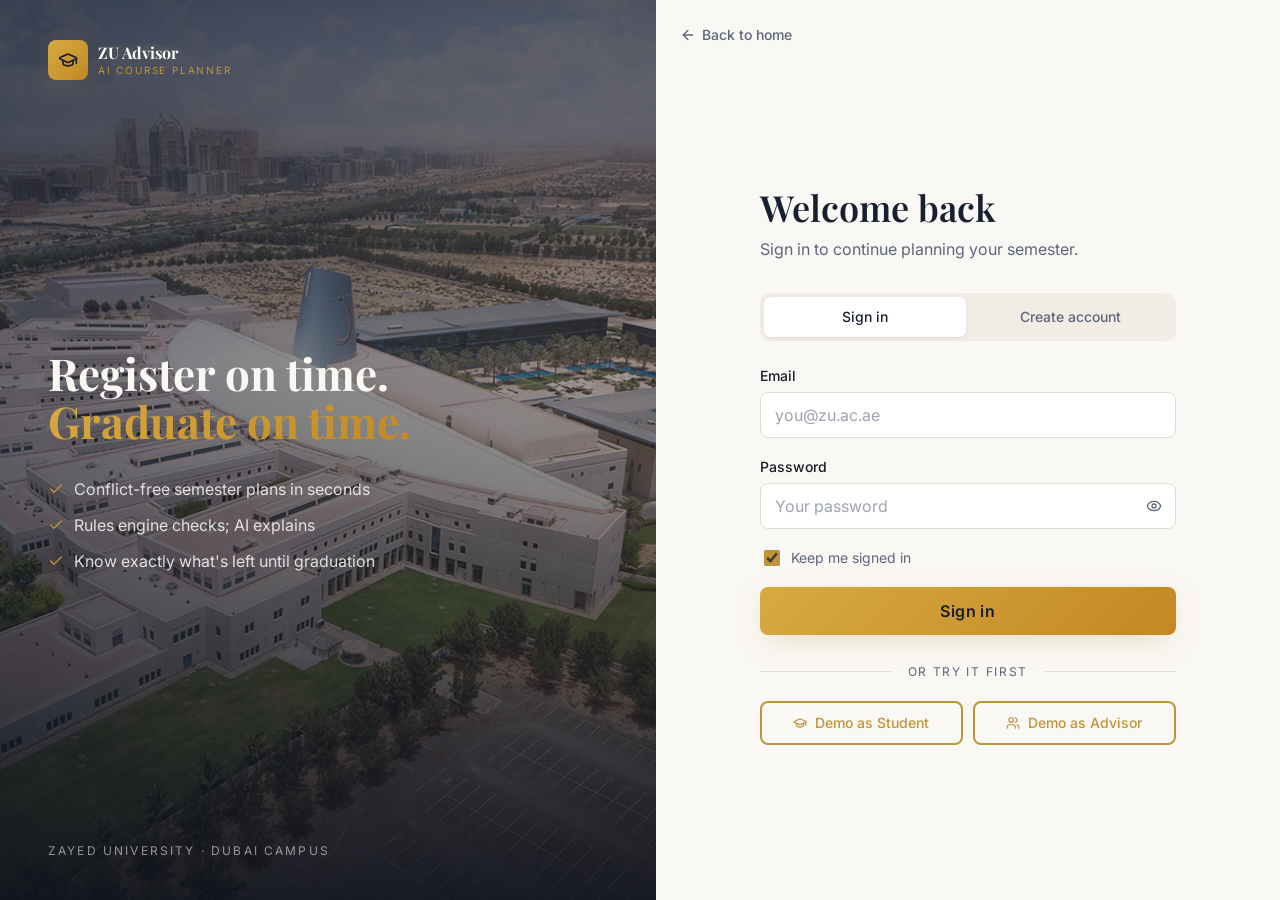
<file: auth.html>
<!doctype html>
<html lang="en">
<head>
  <meta charset="utf-8">
  <meta name="viewport" content="width=device-width, initial-scale=1">
  <title>Sign in — ZU Advisor</title>
  <link rel="preconnect" href="https://fonts.googleapis.com">
  <link rel="preconnect" href="https://fonts.gstatic.com" crossorigin>
  <link href="https://fonts.googleapis.com/css2?family=Inter:wght@400;500;600;700&family=Playfair+Display:wght@600;700&display=swap" rel="stylesheet">
  <link rel="stylesheet" href="/styles.css">
  <link rel="stylesheet" href="/auth.css">
</head>
<body class="auth-body">

<svg width="0" height="0" style="position:absolute" aria-hidden="true">
  <defs>
    <symbol id="i-cap" viewBox="0 0 24 24"><path d="M21.42 10.922a1 1 0 0 0-.019-1.838L12.83 5.18a2 2 0 0 0-1.66 0L2.6 9.08a1 1 0 0 0 0 1.832l8.57 3.908a2 2 0 0 0 1.66 0z"/><path d="M22 10v6"/><path d="M6 12.5V16a6 3 0 0 0 12 0v-3.5"/></symbol>
    <symbol id="i-users" viewBox="0 0 24 24"><path d="M16 21v-2a4 4 0 0 0-4-4H6a4 4 0 0 0-4 4v2"/><circle cx="9" cy="7" r="4"/><path d="M22 21v-2a4 4 0 0 0-3-3.87"/><path d="M16 3.13a4 4 0 0 1 0 7.75"/></symbol>
    <symbol id="i-back" viewBox="0 0 24 24"><path d="m12 19-7-7 7-7"/><path d="M19 12H5"/></symbol>
    <symbol id="i-eye" viewBox="0 0 24 24"><path d="M2.062 12.348a1 1 0 0 1 0-.696 10.75 10.75 0 0 1 19.876 0 1 1 0 0 1 0 .696 10.75 10.75 0 0 1-19.876 0"/><circle cx="12" cy="12" r="3"/></symbol>
    <symbol id="i-eye-off" viewBox="0 0 24 24"><path d="M10.733 5.076a10.744 10.744 0 0 1 11.205 6.575 1 1 0 0 1 0 .696 10.747 10.747 0 0 1-1.444 2.49"/><path d="M14.084 14.158a3 3 0 0 1-4.242-4.242"/><path d="M17.479 17.499a10.75 10.75 0 0 1-15.417-5.151 1 1 0 0 1 0-.696 10.75 10.75 0 0 1 4.446-5.143"/><path d="m2 2 20 20"/></symbol>
    <symbol id="i-check" viewBox="0 0 24 24"><path d="M20 6 9 17l-5-5"/></symbol>
  </defs>
</svg>

<div class="auth-layout">
  <!-- Left: campus photo panel -->
  <aside class="auth-visual">
    <img src="/assets/zu-dubai-campus.jpg" alt="" class="auth-visual-img">
    <div class="auth-visual-shade"></div>
    <div class="auth-visual-content">
      <a href="/" class="brand">
        <span class="brand-mark"><svg class="icon"><use href="#i-cap"/></svg></span>
        <span class="brand-text"><span class="brand-name">ZU Advisor</span><span class="brand-sub">AI Course Planner</span></span>
      </a>
      <div>
        <h2 class="auth-quote">Register on time.<br><span class="text-gold">Graduate on time.</span></h2>
        <ul class="auth-points">
          <li><svg class="icon icon-sm"><use href="#i-check"/></svg>Conflict-free semester plans in seconds</li>
          <li><svg class="icon icon-sm"><use href="#i-check"/></svg>Rules engine checks; AI explains</li>
          <li><svg class="icon icon-sm"><use href="#i-check"/></svg>Know exactly what's left until graduation</li>
        </ul>
      </div>
      <p class="auth-credit">Zayed University · Dubai campus</p>
    </div>
  </aside>

  <!-- Right: form -->
  <main class="auth-main">
    <a href="/" class="back-link"><svg class="icon icon-sm"><use href="#i-back"/></svg>Back to home</a>

    <div class="auth-card">
      <a href="/" class="brand brand-dark auth-mobile-brand">
        <span class="brand-mark"><svg class="icon"><use href="#i-cap"/></svg></span>
        <span class="brand-text"><span class="brand-name">ZU Advisor</span><span class="brand-sub">AI Course Planner</span></span>
      </a>

      <h1 id="auth-title" class="auth-title">Welcome back</h1>
      <p id="auth-subtitle" class="auth-subtitle">Sign in to continue planning your semester.</p>

      <div class="tabs" role="tablist">
        <button type="button" role="tab" class="tab" id="tab-signin" aria-selected="true" aria-controls="form-signin">Sign in</button>
        <button type="button" role="tab" class="tab" id="tab-signup" aria-selected="false" aria-controls="form-signup">Create account</button>
      </div>

      <div id="form-error" class="form-error" role="alert" hidden></div>

      <!-- SIGN IN -->
      <form id="form-signin" class="auth-form" role="tabpanel" aria-labelledby="tab-signin" novalidate>
        <div class="field">
          <label for="si-email">Email</label>
          <input id="si-email" name="email" type="email" autocomplete="email" placeholder="you@zu.ac.ae" required>
        </div>
        <div class="field">
          <label for="si-password">Password</label>
          <div class="pw-wrap">
            <input id="si-password" name="password" type="password" autocomplete="current-password" placeholder="Your password" required>
            <button type="button" class="pw-toggle" aria-label="Show password"><svg class="icon icon-sm"><use href="#i-eye"/></svg></button>
          </div>
        </div>
        <label class="check"><input type="checkbox" name="remember" checked> Keep me signed in</label>
        <button type="submit" class="btn btn-gold btn-block">Sign in</button>
      </form>

      <!-- SIGN UP -->
      <form id="form-signup" class="auth-form" role="tabpanel" aria-labelledby="tab-signup" novalidate hidden>
        <fieldset class="role-pick">
          <legend>I am a</legend>
          <label class="role-opt"><input type="radio" name="role" value="student" checked><span><svg class="icon icon-sm"><use href="#i-cap"/></svg>Student</span></label>
          <label class="role-opt"><input type="radio" name="role" value="advisor"><span><svg class="icon icon-sm"><use href="#i-users"/></svg>Advisor</span></label>
        </fieldset>
        <div class="field-row" id="student-fields">
          <div class="field">
            <label for="su-program">Concentration (B.Sc. IT)</label>
            <select id="su-program" name="program">
              <option value="SECNET">Security &amp; Network Technologies</option>
              <option value="WAM">Web &amp; Mobile Application Development</option>
            </select>
          </div>
          <div class="field">
            <label for="su-semester">Current semester</label>
            <select id="su-semester" name="semester">
              <option value="1">1 (Year 1)</option><option value="2">2 (Year 1)</option>
              <option value="3" selected>3 (Year 2)</option><option value="4">4 (Year 2)</option>
              <option value="5">5 (Year 3)</option><option value="6">6 (Year 3)</option>
              <option value="7">7 (Year 4)</option><option value="8">8 (Year 4)</option>
            </select>
          </div>
        </div>
        <div class="field">
          <label for="su-name">Full name</label>
          <input id="su-name" name="name" type="text" autocomplete="name" placeholder="Your full name" required>
        </div>
        <div class="field">
          <label for="su-email">Email</label>
          <input id="su-email" name="email" type="email" autocomplete="email" placeholder="you@zu.ac.ae" required>
        </div>
        <div class="field">
          <label for="su-password">Password</label>
          <div class="pw-wrap">
            <input id="su-password" name="password" type="password" autocomplete="new-password" placeholder="At least 8 characters" minlength="8" required>
            <button type="button" class="pw-toggle" aria-label="Show password"><svg class="icon icon-sm"><use href="#i-eye"/></svg></button>
          </div>
          <div class="pw-meter" aria-hidden="true"><span></span></div>
        </div>
        <button type="submit" class="btn btn-gold btn-block">Create account</button>
      </form>

      <div class="divider"><span>or try it first</span></div>
      <div class="demo-row">
        <button type="button" class="btn btn-outline btn-block" data-demo="student"><svg class="icon icon-xs"><use href="#i-cap"/></svg>Demo as Student</button>
        <button type="button" class="btn btn-outline btn-block" data-demo="advisor"><svg class="icon icon-xs"><use href="#i-users"/></svg>Demo as Advisor</button>
      </div>
    </div>
  </main>
</div>

<script src="/auth.js"></script>
</body>
</html>
</file>
<file: styles.css>
/* ZU Advisor — design tokens taken from the original Lovable build */
:root {
  --background: hsl(40 33% 97%);
  --foreground: hsl(222 25% 12%);
  --primary: hsl(222 33% 14%);
  --primary-fg: hsl(40 33% 97%);
  --secondary: hsl(38 30% 92%);
  --muted-fg: hsl(222 12% 42%);
  --accent: hsl(42 55% 48%);
  --accent-fg: hsl(222 33% 14%);
  --accent-soft: hsl(42 65% 88%);
  --border: hsl(38 20% 86%);
  --card: #fff;
  --radius: .625rem;

  --gradient-gold: linear-gradient(135deg, hsl(42 65% 55%) 0%, hsl(38 70% 45%) 100%);
  --gradient-ink: linear-gradient(180deg, hsl(222 33% 14%) 0%, hsl(222 30% 9%) 100%);
  --gradient-overlay: linear-gradient(180deg, hsl(222 33% 10% / .2) 0%, hsl(222 33% 8% / .85) 100%);

  --shadow-card: 0 1px 0 hsl(222 33% 14% / .04), 0 2px 8px -2px hsl(222 33% 14% / .06);
  --shadow-deep: 0 20px 60px -20px hsl(222 33% 14% / .25);
  --shadow-gold: 0 8px 32px -8px hsl(42 55% 48% / .35);

  --font-sans: "Inter", system-ui, sans-serif;
  --font-display: "Playfair Display", Georgia, serif;
}

*, *::before, *::after { box-sizing: border-box; }
[hidden] { display: none !important; }
html { scroll-behavior: smooth; }
body {
  margin: 0;
  background: var(--background);
  color: var(--foreground);
  font-family: var(--font-sans);
  font-size: 16px;
  line-height: 1.5;
  -webkit-font-smoothing: antialiased;
}
img { display: block; max-width: 100%; }
a { color: inherit; text-decoration: none; }
h1, h2, h3, p { margin: 0; }

.container { max-width: 80rem; margin: 0 auto; padding: 0 1.5rem; }
.container.narrow { max-width: 72rem; }

/* Icons */
.icon { width: 1.25rem; height: 1.25rem; fill: none; stroke: currentColor; stroke-width: 2; stroke-linecap: round; stroke-linejoin: round; flex-shrink: 0; }
.icon-xs { width: .875rem; height: .875rem; }
.icon-sm { width: 1rem; height: 1rem; }
.icon-lg { width: 1.75rem; height: 1.75rem; }
.icon-xl { width: 2.5rem; height: 2.5rem; }

/* Text helpers */
.text-gold {
  background: var(--gradient-gold);
  -webkit-background-clip: text; background-clip: text;
  color: transparent;
}
.accent { color: var(--accent); }
.eyebrow {
  margin-bottom: .75rem;
  font-size: .75rem; font-weight: 600;
  text-transform: uppercase; letter-spacing: .2em;
  color: var(--accent);
}
.gold-rule { height: 1px; width: 8rem; margin-top: 2rem; background: linear-gradient(90deg, var(--accent), transparent); }
.gold-rule.center { width: 6rem; margin: 1.5rem auto 0; background: linear-gradient(90deg, transparent, var(--accent), transparent); }

/* Buttons */
.btn {
  display: inline-flex; align-items: center; justify-content: center; gap: .5rem;
  white-space: nowrap; font-family: inherit; font-weight: 500;
  border-radius: calc(var(--radius) - 2px);
  border: 0; cursor: pointer; background: none; color: inherit;
  transition: all .2s ease;
}
.btn:focus-visible { outline: 2px solid var(--accent); outline-offset: 2px; }
.btn-sm { height: 2.25rem; padding: 0 .75rem; font-size: .875rem; }
.btn-lg { height: 3.5rem; padding: 0 2.5rem; font-size: 1rem; }
.btn-gold {
  background: var(--gradient-gold); color: var(--accent-fg);
  font-weight: 600; letter-spacing: .025em; box-shadow: var(--shadow-gold);
}
.btn-gold:hover { opacity: .95; }
.btn-ghost { color: var(--primary-fg); }
.btn-ghost:hover { color: var(--accent); background: hsl(40 33% 97% / .08); }
.btn-outline { border: 2px solid var(--accent); color: var(--accent); }
.btn-outline:hover { background: var(--accent); color: var(--accent-fg); }

/* Brand */
.brand { display: flex; align-items: center; gap: .625rem; }
.brand-mark {
  display: flex; align-items: center; justify-content: center;
  width: 2.5rem; height: 2.5rem; border-radius: calc(var(--radius) - 2px);
  background: var(--gradient-gold); box-shadow: var(--shadow-gold); color: var(--primary);
}
.brand-text { display: flex; flex-direction: column; line-height: 1; }
.brand-name { font-family: var(--font-display); font-weight: 700; font-size: 1rem; color: var(--primary-fg); letter-spacing: -.01em; }
.brand-sub { margin-top: .25rem; font-size: 10px; text-transform: uppercase; letter-spacing: .18em; color: var(--accent); }

/* Header */
.site-header { position: absolute; inset: 0 0 auto; z-index: 20; }
.header-row { display: flex; align-items: center; justify-content: space-between; padding-top: 1.25rem; padding-bottom: 1.25rem; }
.main-nav { display: none; gap: 2rem; }
.main-nav a { font-size: .875rem; font-weight: 500; color: hsl(40 33% 97% / .8); transition: color .2s; }
.main-nav a:hover { color: var(--accent); }
.header-actions { display: flex; align-items: center; gap: .75rem; }
@media (min-width: 768px) { .main-nav { display: flex; } }

/* Hero */
.hero { position: relative; min-height: 92vh; overflow: hidden; background: var(--primary); }
.hero-img {
  position: absolute; inset: 0; width: 100%; height: 100%;
  object-fit: cover;
  /* keep the white roof + spire of the campus in frame, skyline at the top */
  object-position: 60% 45%;
}
/* Warm golden-hour grade so the daytime aerial photo matches the original palette */
.hero-tint {
  position: absolute; inset: 0;
  background: linear-gradient(110deg, hsl(222 33% 10% / .75) 0%, hsl(222 33% 12% / .35) 55%, hsl(36 70% 40% / .25) 100%);
  mix-blend-mode: multiply;
}
.hero-overlay { position: absolute; inset: 0; background: var(--gradient-overlay); }
.hero-overlay::after { content: ""; position: absolute; inset: 0; background: hsl(222 33% 14% / .15); }
.hero-content {
  position: relative; min-height: 92vh;
  display: flex; flex-direction: column; justify-content: center;
  padding-top: 8rem; padding-bottom: 4rem;
}
.hero-inner { max-width: 48rem; }
.pill {
  display: inline-flex; align-items: center; gap: .5rem;
  margin-bottom: 1.5rem; padding: .375rem 1rem;
  border: 1px solid hsl(42 55% 48% / .3); border-radius: 999px;
  background: hsl(222 33% 14% / .3); backdrop-filter: blur(4px);
  color: var(--accent); font-size: .75rem; font-weight: 500;
  text-transform: uppercase; letter-spacing: .18em;
}
.hero h1 {
  font-family: var(--font-display); font-weight: 700;
  font-size: 3rem; line-height: 1.05; color: var(--primary-fg);
}
@media (min-width: 640px) { .hero h1 { font-size: 3.75rem; } }
@media (min-width: 1024px) { .hero h1 { font-size: 4.5rem; } }
.hero-lead { margin-top: 2rem; max-width: 36rem; font-size: 1.125rem; line-height: 1.65; color: hsl(40 33% 97% / .85); }
.hero-ctas { margin-top: 2.5rem; display: flex; flex-wrap: wrap; align-items: center; gap: 1rem; }
.demo-box {
  margin-top: 2rem; display: flex; flex-direction: column; gap: .75rem;
  padding: 1rem; border: 1px solid hsl(42 55% 48% / .3); border-radius: var(--radius);
  background: hsl(222 33% 14% / .3); backdrop-filter: blur(4px);
}
.demo-box .eyebrow { margin: 0; letter-spacing: .18em; }
.demo-btns { display: flex; flex-wrap: wrap; gap: .5rem; }
@media (min-width: 640px) { .demo-box { flex-direction: row; align-items: center; gap: 1rem; } }

.fade-up { animation: fadeUp .8s cubic-bezier(.4, 0, .2, 1) both; }
@keyframes fadeUp { from { opacity: 0; transform: translateY(16px); } to { opacity: 1; transform: none; } }
@media (prefers-reduced-motion: reduce) { .fade-up { animation: none; } html { scroll-behavior: auto; } }

/* Generic sections */
.section { padding: 6rem 0; }
.band { padding: 5rem 0; background: hsl(38 30% 92% / .4); border-top: 1px solid var(--border); border-bottom: 1px solid var(--border); }
.h2 { font-family: var(--font-display); font-weight: 600; font-size: 2.25rem; line-height: 1.2; color: var(--primary); }
@media (min-width: 640px) { .h2-lg { font-size: 3rem; } }
.section-head { max-width: 42rem; margin: 0 auto 4rem; text-align: center; }

/* Problem */
.problem-grid { display: grid; gap: 3rem; }
@media (min-width: 768px) { .problem-grid { grid-template-columns: 1fr 1fr; gap: 4rem; } }
.problem-copy p { font-size: 1.125rem; line-height: 1.65; color: var(--muted-fg); }
.problem-copy p + p { margin-top: 1.25rem; }
.problem-copy .strong { color: var(--foreground); }
.problem-copy .accent { font-weight: 500; }

/* Features */
.feature-grid { display: grid; gap: 1.5rem; }
@media (min-width: 640px) { .feature-grid { grid-template-columns: repeat(2, 1fr); } }
@media (min-width: 1024px) { .feature-grid { grid-template-columns: repeat(4, 1fr); } }
.card {
  padding: 1.5rem; background: var(--card);
  border: 1px solid var(--border); border-radius: var(--radius);
  box-shadow: var(--shadow-card); transition: all .25s ease;
}
.card:hover { transform: translateY(-4px); box-shadow: var(--shadow-deep); border-color: hsl(42 55% 48% / .4); }
.card-icon {
  display: inline-flex; align-items: center; justify-content: center;
  width: 2.75rem; height: 2.75rem; margin-bottom: 1rem;
  border-radius: calc(var(--radius) - 2px);
  background: var(--accent-soft); color: var(--accent); transition: all .25s ease;
}
.card:hover .card-icon { background: var(--accent); color: var(--accent-fg); }
.card h3 { font-family: var(--font-display); font-size: 1.125rem; font-weight: 600; color: var(--primary); }
.card p { margin-top: .5rem; font-size: .875rem; line-height: 1.65; color: var(--muted-fg); }

/* How it works */
.ink { background: var(--gradient-ink); color: var(--primary-fg); }
.ink .h2 { color: var(--primary-fg); }
.steps { display: grid; gap: 2.5rem; }
@media (min-width: 768px) { .steps { grid-template-columns: repeat(3, 1fr); } }
.step-num { font-family: var(--font-display); font-size: 3.75rem; font-weight: 700; line-height: 1; color: hsl(42 55% 48% / .3); }
.step .icon { margin: .5rem 0 1rem; color: var(--accent); }
.step h3 { font-family: var(--font-display); font-size: 1.25rem; font-weight: 600; }
.step p { margin-top: .75rem; font-size: .875rem; line-height: 1.65; color: hsl(40 33% 97% / .7); }

/* Stats */
.stats-band { padding: 4rem 0; }
.stats { display: grid; grid-template-columns: repeat(2, 1fr); gap: 2rem; }
@media (min-width: 768px) { .stats { grid-template-columns: repeat(4, 1fr); } }
.stat { text-align: center; }
.stat-num { font-family: var(--font-display); font-size: 3rem; font-weight: 700; line-height: 1.1; }
.stat-label { margin-top: .5rem; font-size: .75rem; text-transform: uppercase; letter-spacing: .18em; color: var(--muted-fg); }

/* CTA */
.cta-inner { max-width: 56rem; text-align: center; }
.cta-inner > .icon { display: block; margin: 0 auto 1.5rem; }
.cta-inner > p { max-width: 36rem; margin: 1.5rem auto 0; font-size: 1.125rem; color: var(--muted-fg); }
.cta-btns { margin-top: 2.5rem; display: flex; flex-wrap: wrap; justify-content: center; gap: 1rem; }

/* Footer */
.site-footer { padding: 2.5rem 0; background: var(--primary); color: var(--primary-fg); border-top: 1px solid var(--border); }
.footer-row { display: flex; flex-direction: column; align-items: center; justify-content: space-between; gap: 1rem; }
@media (min-width: 640px) { .footer-row { flex-direction: row; } }
.footer-meta { text-align: center; font-size: .75rem; color: hsl(40 33% 97% / .6); }
@media (min-width: 640px) { .footer-meta { text-align: right; } }
.footer-meta .credit { margin-top: .25rem; font-size: .6875rem; color: hsl(40 33% 97% / .45); }
.footer-meta a { text-decoration: underline; text-underline-offset: 2px; }
.footer-meta a:hover { color: var(--accent); }

/* Mobile */
@media (max-width: 480px) {
  .container { padding-left: 1rem; padding-right: 1rem; }
  .btn-lg { padding: 0 1.5rem; }
  .header-actions .btn-ghost { display: none; }
}
</file>
<file: auth.css>
/* Sign-in / sign-up page */
.auth-body { min-height: 100vh; }
.auth-layout { display: grid; min-height: 100vh; }
@media (min-width: 960px) { .auth-layout { grid-template-columns: 1.05fr 1fr; } }

/* Photo panel */
.auth-visual { position: relative; display: none; overflow: hidden; background: var(--primary); }
@media (min-width: 960px) { .auth-visual { display: block; } }
.auth-visual-img { position: absolute; inset: 0; width: 100%; height: 100%; object-fit: cover; object-position: 55% 50%; }
.auth-visual-shade {
  position: absolute; inset: 0;
  background:
    linear-gradient(180deg, hsl(222 33% 10% / .55) 0%, hsl(222 33% 10% / .25) 40%, hsl(222 33% 8% / .9) 100%),
    linear-gradient(110deg, hsl(222 33% 10% / .5) 0%, hsl(36 70% 40% / .18) 100%);
}
.auth-visual-content {
  position: relative; height: 100%;
  display: flex; flex-direction: column; justify-content: space-between;
  padding: 2.5rem 3rem; color: var(--primary-fg);
}
.auth-quote { font-family: var(--font-display); font-weight: 700; font-size: 2.75rem; line-height: 1.08; }
.auth-points { list-style: none; margin: 2rem 0 0; padding: 0; display: grid; gap: .75rem; }
.auth-points li { display: flex; align-items: center; gap: .625rem; color: hsl(40 33% 97% / .85); }
.auth-points .icon { color: var(--accent); }
.auth-credit { font-size: .75rem; letter-spacing: .18em; text-transform: uppercase; color: hsl(40 33% 97% / .55); }

/* Form side */
.auth-main { position: relative; display: flex; align-items: center; justify-content: center; padding: 5rem 1.25rem 3rem; background: var(--background); }
.back-link {
  position: absolute; top: 1.5rem; left: 1.5rem;
  display: inline-flex; align-items: center; gap: .375rem;
  font-size: .875rem; font-weight: 500; color: var(--muted-fg); transition: color .2s;
}
.back-link:hover { color: var(--accent); }
.auth-card { width: 100%; max-width: 26rem; }

.brand-dark .brand-name { color: var(--primary); }
.auth-mobile-brand { margin-bottom: 2rem; }
@media (min-width: 960px) { .auth-mobile-brand { display: none; } }

.auth-title { font-family: var(--font-display); font-size: 2.25rem; font-weight: 600; line-height: 1.15; color: var(--primary); }
.auth-subtitle { margin-top: .5rem; color: var(--muted-fg); }

/* Tabs */
.tabs {
  margin: 2rem 0 1.5rem; display: grid; grid-template-columns: 1fr 1fr; gap: .25rem;
  padding: .25rem; border-radius: var(--radius); background: var(--secondary);
}
.tab {
  height: 2.5rem; border: 0; border-radius: calc(var(--radius) - 3px);
  background: transparent; font: 500 .875rem var(--font-sans); color: var(--muted-fg); cursor: pointer;
  transition: all .2s;
}
.tab[aria-selected="true"] { background: var(--card); color: var(--primary); box-shadow: var(--shadow-card); }
.tab:focus-visible { outline: 2px solid var(--accent); outline-offset: 2px; }

/* Fields */
.auth-form { display: grid; gap: 1.125rem; }
.field { display: grid; gap: .375rem; }
.field label, .role-pick legend { font-size: .875rem; font-weight: 500; color: var(--foreground); }
.field input {
  height: 2.875rem; width: 100%; padding: 0 .875rem;
  border: 1px solid var(--border); border-radius: calc(var(--radius) - 2px);
  background: var(--card); color: var(--foreground); font: 400 1rem var(--font-sans);
  transition: border-color .2s, box-shadow .2s;
}
.field input::placeholder { color: hsl(222 12% 42% / .6); }
.field select {
  height: 2.875rem; width: 100%; padding: 0 .75rem;
  border: 1px solid var(--border); border-radius: calc(var(--radius) - 2px);
  background: var(--card); color: var(--foreground); font: 400 .9375rem var(--font-sans);
}
.field select:focus { outline: none; border-color: var(--accent); box-shadow: 0 0 0 3px hsl(42 55% 48% / .18); }
.field-row { display: grid; grid-template-columns: 1.4fr 1fr; gap: .75rem; }
@media (max-width: 420px) { .field-row { grid-template-columns: 1fr; } }
.field input:focus { outline: none; border-color: var(--accent); box-shadow: 0 0 0 3px hsl(42 55% 48% / .18); }
.field input[aria-invalid="true"] { border-color: hsl(0 70% 42%); box-shadow: 0 0 0 3px hsl(0 70% 42% / .12); }

.pw-wrap { position: relative; }
.pw-wrap input { padding-right: 2.75rem; }
.pw-toggle {
  position: absolute; top: 50%; right: .5rem; transform: translateY(-50%);
  display: flex; padding: .375rem; border: 0; border-radius: 4px; background: none;
  color: var(--muted-fg); cursor: pointer;
}
.pw-toggle:hover { color: var(--primary); }
.pw-toggle:focus-visible { outline: 2px solid var(--accent); }

.pw-meter { height: 3px; border-radius: 3px; background: var(--border); overflow: hidden; }
.pw-meter span { display: block; height: 100%; width: 0; background: hsl(0 70% 42%); transition: width .25s, background .25s; }

.check { display: flex; align-items: center; gap: .5rem; font-size: .875rem; color: var(--muted-fg); cursor: pointer; }
.check input { width: 1rem; height: 1rem; accent-color: var(--accent); }

/* Role picker */
.role-pick { margin: 0; padding: 0; border: 0; display: grid; grid-template-columns: 1fr 1fr; gap: .625rem; }
.role-pick legend { margin-bottom: .375rem; padding: 0; }
.role-opt { position: relative; cursor: pointer; }
.role-opt input { position: absolute; opacity: 0; pointer-events: none; }
.role-opt span {
  display: flex; align-items: center; justify-content: center; gap: .5rem;
  height: 2.875rem; border: 1px solid var(--border); border-radius: calc(var(--radius) - 2px);
  background: var(--card); font-size: .9375rem; font-weight: 500; color: var(--muted-fg); transition: all .2s;
}
.role-opt input:checked + span { border-color: var(--accent); background: var(--accent-soft); color: var(--primary); box-shadow: 0 0 0 1px var(--accent); }
.role-opt input:focus-visible + span { outline: 2px solid var(--accent); outline-offset: 2px; }

.btn-block { width: 100%; height: 3rem; font-size: 1rem; }
.btn[disabled] { opacity: .6; pointer-events: none; }
.btn .spinner { width: 1rem; height: 1rem; border: 2px solid currentColor; border-right-color: transparent; border-radius: 50%; animation: spin .7s linear infinite; }
@keyframes spin { to { transform: rotate(360deg); } }

.form-error {
  margin-bottom: 1.125rem; padding: .75rem 1rem;
  border: 1px solid hsl(0 70% 42% / .25); border-radius: calc(var(--radius) - 2px);
  background: hsl(0 70% 42% / .06); color: hsl(0 70% 36%); font-size: .875rem;
}

.divider { display: flex; align-items: center; gap: 1rem; margin: 1.75rem 0 1.25rem; font-size: .75rem; text-transform: uppercase; letter-spacing: .14em; color: var(--muted-fg); }
.divider::before, .divider::after { content: ""; flex: 1; height: 1px; background: var(--border); }
.demo-row { display: grid; grid-template-columns: 1fr 1fr; gap: .625rem; }
.demo-row .btn { height: 2.75rem; font-size: .875rem; }
@media (max-width: 380px) { .demo-row { grid-template-columns: 1fr; } }
</file>
